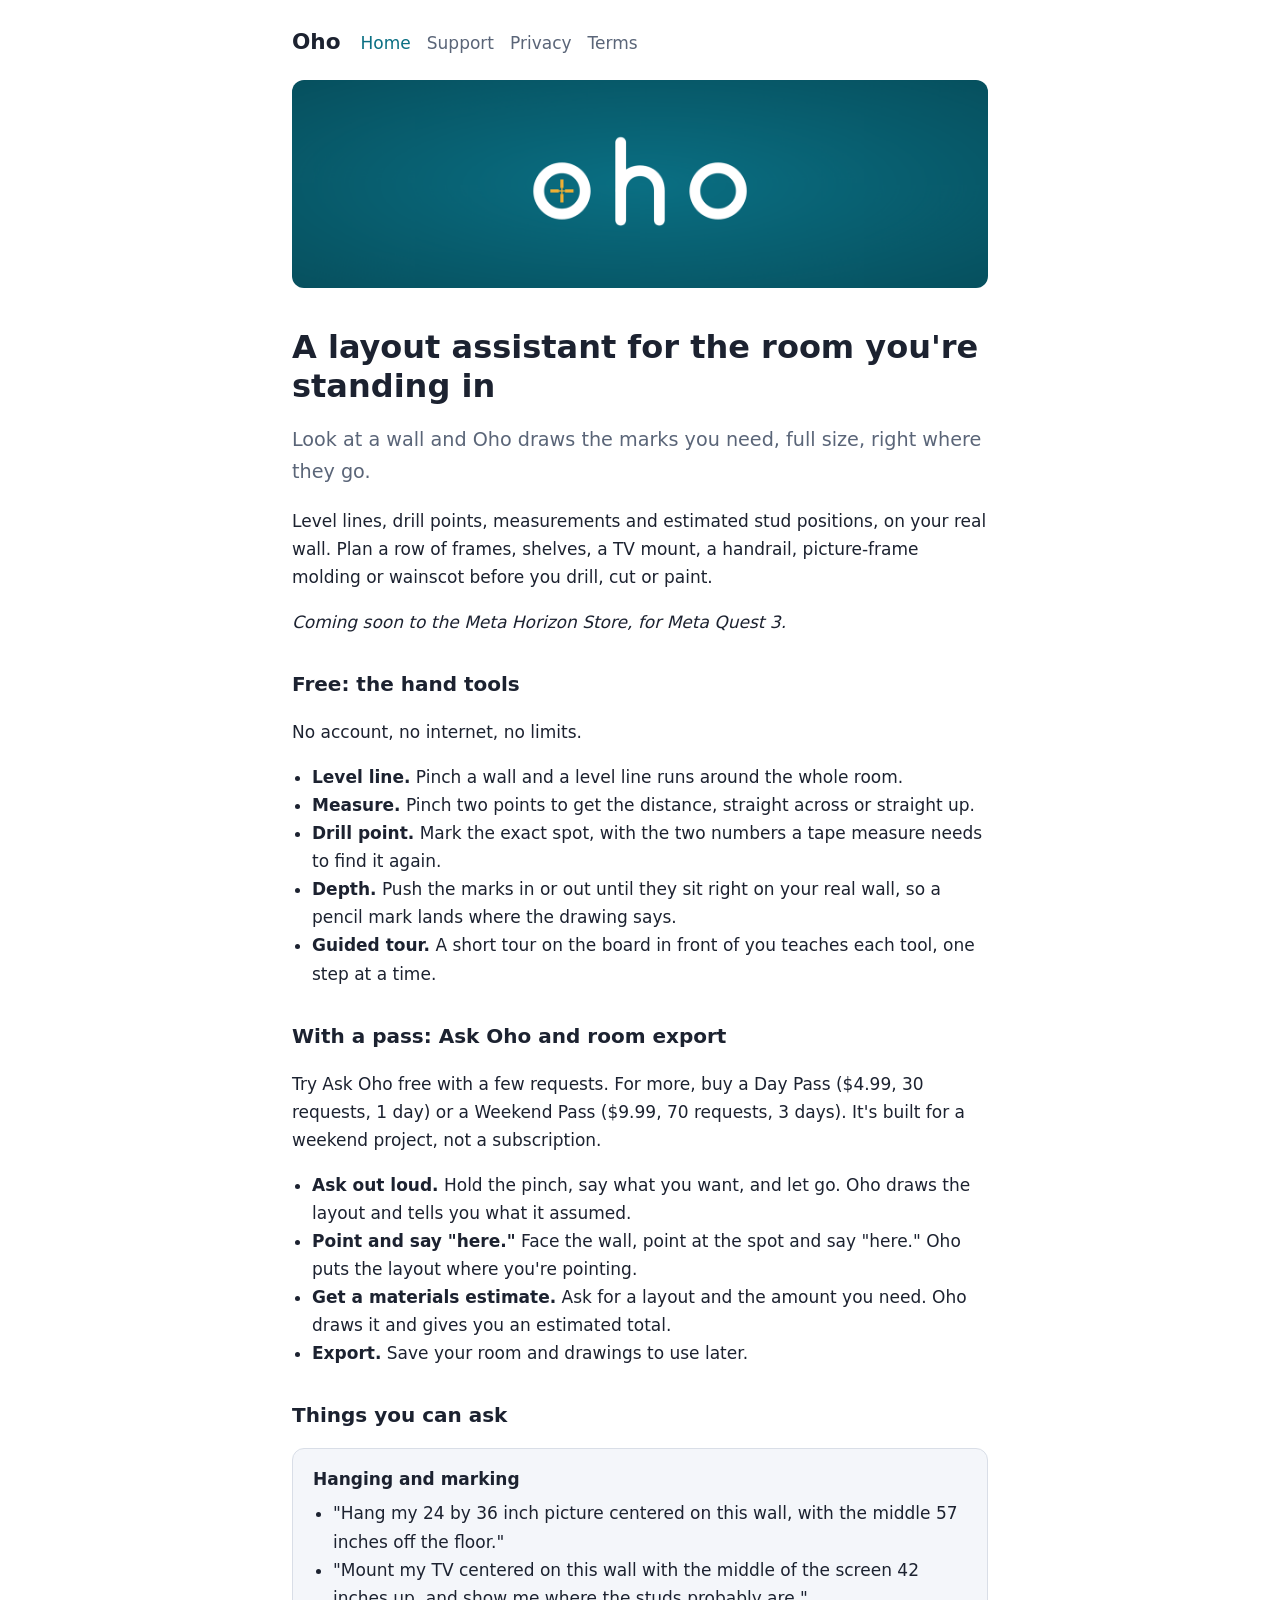
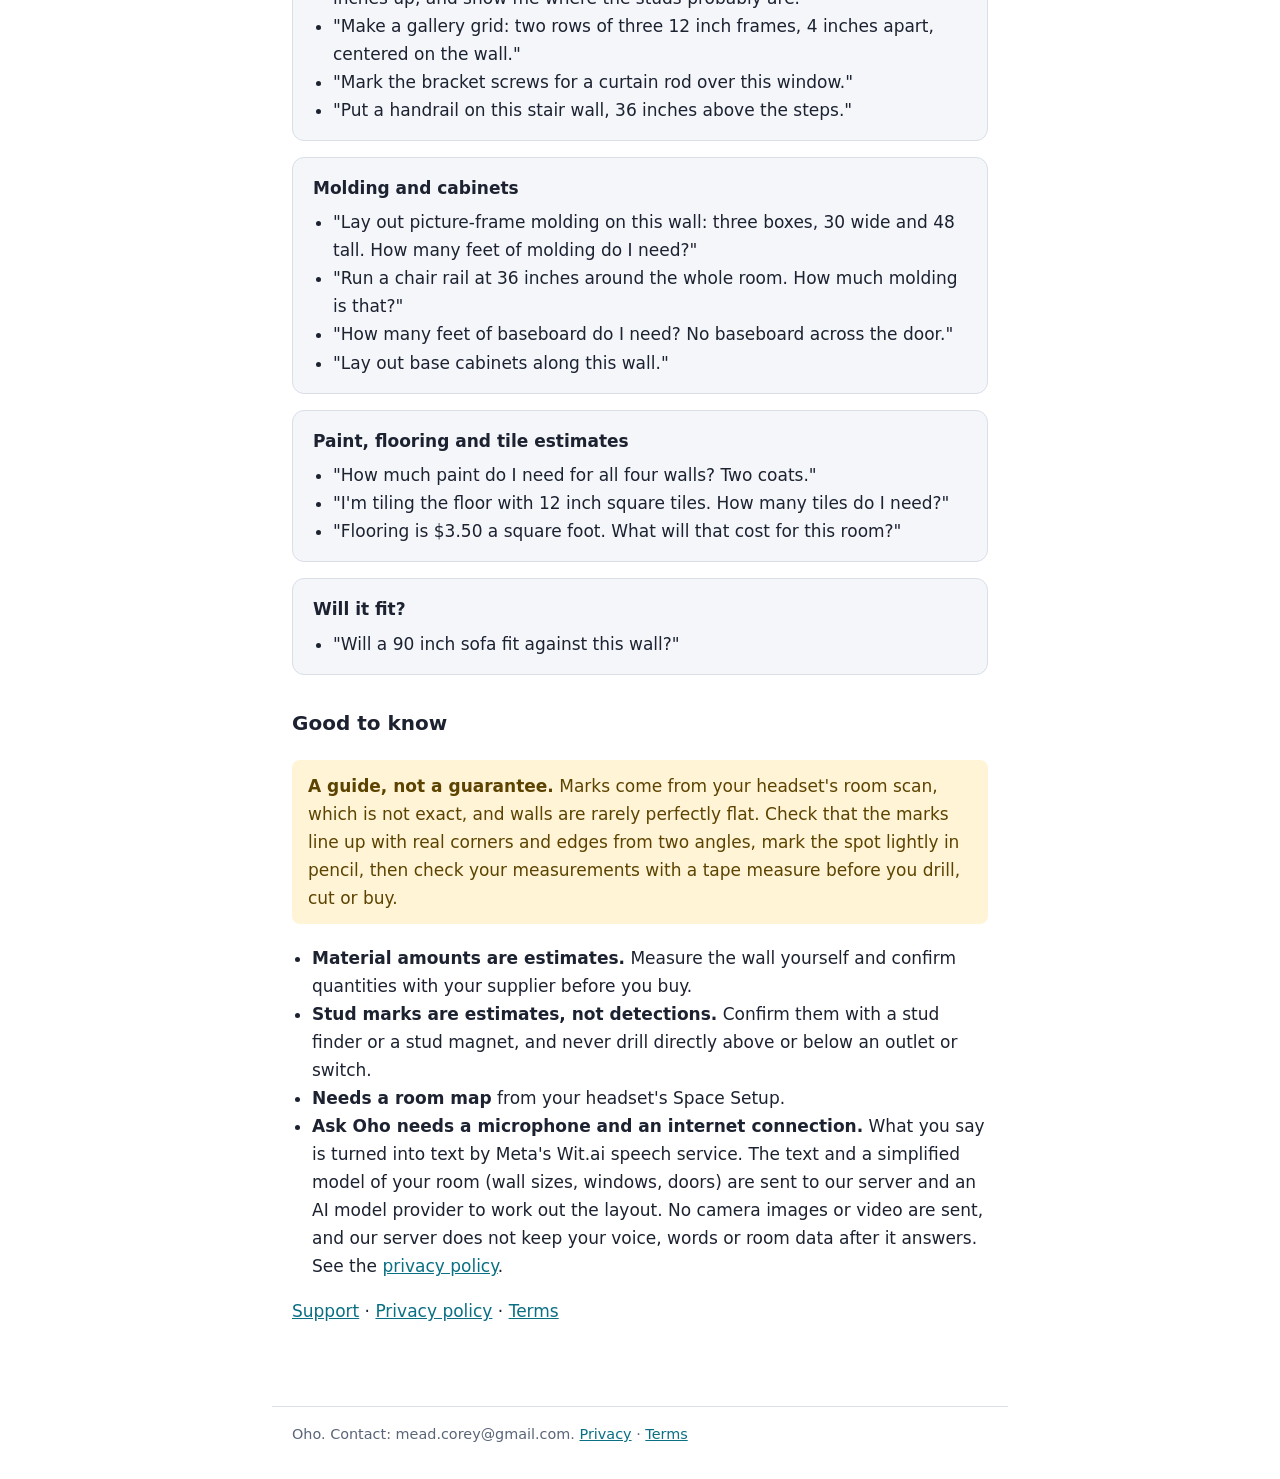
<file: index.html>
<!doctype html>
<html lang="en">
<head>
<meta charset="utf-8">
<meta name="viewport" content="width=device-width, initial-scale=1">
<title>Oho, a layout assistant for Meta Quest</title>
<meta name="description" content="Oho draws level lines, drill points, measurements and layouts full size on your real walls, in mixed reality on Meta Quest 3.">
<link rel="icon" href="img/icon.png">
<link rel="stylesheet" href="style.css">
</head>
<body>
<header><a class="brand" href="index.html">Oho</a><nav><a href="index.html" aria-current="page">Home</a><a href="support.html">Support</a><a href="privacy.html">Privacy</a><a href="terms.html">Terms</a></nav></header>
<main>
<img class="hero" src="img/hero.png" alt="Oho" width="1500" height="450">
<h1>A layout assistant for the room you're standing in</h1>
<p class="lead">Look at a wall and Oho draws the marks you need, full size, right where they go.</p>
<p>Level lines, drill points, measurements and estimated stud positions, on your real wall. Plan a row of frames, shelves, a TV mount, a handrail, picture-frame molding or wainscot before you drill, cut or paint.</p>
<p><em>Coming soon to the Meta Horizon Store, for Meta Quest 3.</em></p>

<h2>Free: the hand tools</h2>
<p>No account, no internet, no limits.</p>
<ul>
<li><strong>Level line.</strong> Pinch a wall and a level line runs around the whole room.</li>
<li><strong>Measure.</strong> Pinch two points to get the distance, straight across or straight up.</li>
<li><strong>Drill point.</strong> Mark the exact spot, with the two numbers a tape measure needs to find it again.</li>
<li><strong>Depth.</strong> Push the marks in or out until they sit right on your real wall, so a pencil mark lands where the drawing says.</li>
<li><strong>Guided tour.</strong> A short tour on the board in front of you teaches each tool, one step at a time.</li>
</ul>

<h2>With a pass: Ask Oho and room export</h2>
<p>Try Ask Oho free with a few requests. For more, buy a Day Pass ($4.99, 30 requests, 1 day) or a Weekend Pass ($9.99, 70 requests, 3 days). It's built for a weekend project, not a subscription.</p>
<ul>
<li><strong>Ask out loud.</strong> Hold the pinch, say what you want, and let go. Oho draws the layout and tells you what it assumed.</li>
<li><strong>Point and say "here."</strong> Face the wall, point at the spot and say "here." Oho puts the layout where you're pointing.</li>
<li><strong>Get a materials estimate.</strong> Ask for a layout and the amount you need. Oho draws it and gives you an estimated total.</li>
<li><strong>Export.</strong> Save your room and drawings to use later.</li>
</ul>

<h2>Things you can ask</h2>
<div class="card">
<strong>Hanging and marking</strong>
<ul>
<li>"Hang my 24 by 36 inch picture centered on this wall, with the middle 57 inches off the floor."</li>
<li>"Mount my TV centered on this wall with the middle of the screen 42 inches up, and show me where the studs probably are."</li>
<li>"Make a gallery grid: two rows of three 12 inch frames, 4 inches apart, centered on the wall."</li>
<li>"Mark the bracket screws for a curtain rod over this window."</li>
<li>"Put a handrail on this stair wall, 36 inches above the steps."</li>
</ul>
</div>
<div class="card">
<strong>Molding and cabinets</strong>
<ul>
<li>"Lay out picture-frame molding on this wall: three boxes, 30 wide and 48 tall. How many feet of molding do I need?"</li>
<li>"Run a chair rail at 36 inches around the whole room. How much molding is that?"</li>
<li>"How many feet of baseboard do I need? No baseboard across the door."</li>
<li>"Lay out base cabinets along this wall."</li>
</ul>
</div>
<div class="card">
<strong>Paint, flooring and tile estimates</strong>
<ul>
<li>"How much paint do I need for all four walls? Two coats."</li>
<li>"I'm tiling the floor with 12 inch square tiles. How many tiles do I need?"</li>
<li>"Flooring is $3.50 a square foot. What will that cost for this room?"</li>
</ul>
</div>
<div class="card">
<strong>Will it fit?</strong>
<ul><li>"Will a 90 inch sofa fit against this wall?"</li></ul>
</div>

<h2>Good to know</h2>
<div class="draft">
<strong>A guide, not a guarantee.</strong> Marks come from your headset's room scan, which is not exact, and walls are rarely perfectly flat. Check that the marks line up with real corners and edges from two angles, mark the spot lightly in pencil, then check your measurements with a tape measure before you drill, cut or buy.
</div>
<ul>
<li><strong>Material amounts are estimates.</strong> Measure the wall yourself and confirm quantities with your supplier before you buy.</li>
<li><strong>Stud marks are estimates, not detections.</strong> Confirm them with a stud finder or a stud magnet, and never drill directly above or below an outlet or switch.</li>
<li><strong>Needs a room map</strong> from your headset's Space Setup.</li>
<li><strong>Ask Oho needs a microphone and an internet connection.</strong> What you say is turned into text by Meta's Wit.ai speech service. The text and a simplified model of your room (wall sizes, windows, doors) are sent to our server and an AI model provider to work out the layout. No camera images or video are sent, and our server does not keep your voice, words or room data after it answers. See the <a href="privacy.html">privacy policy</a>.</li>
</ul>
<p><a href="support.html">Support</a> &middot; <a href="privacy.html">Privacy policy</a> &middot; <a href="terms.html">Terms</a></p>
</main>
<footer>Oho. Contact: mead.corey@gmail.com. <a href="privacy.html">Privacy</a> &middot; <a href="terms.html">Terms</a></footer>
</body>
</html>
</file>
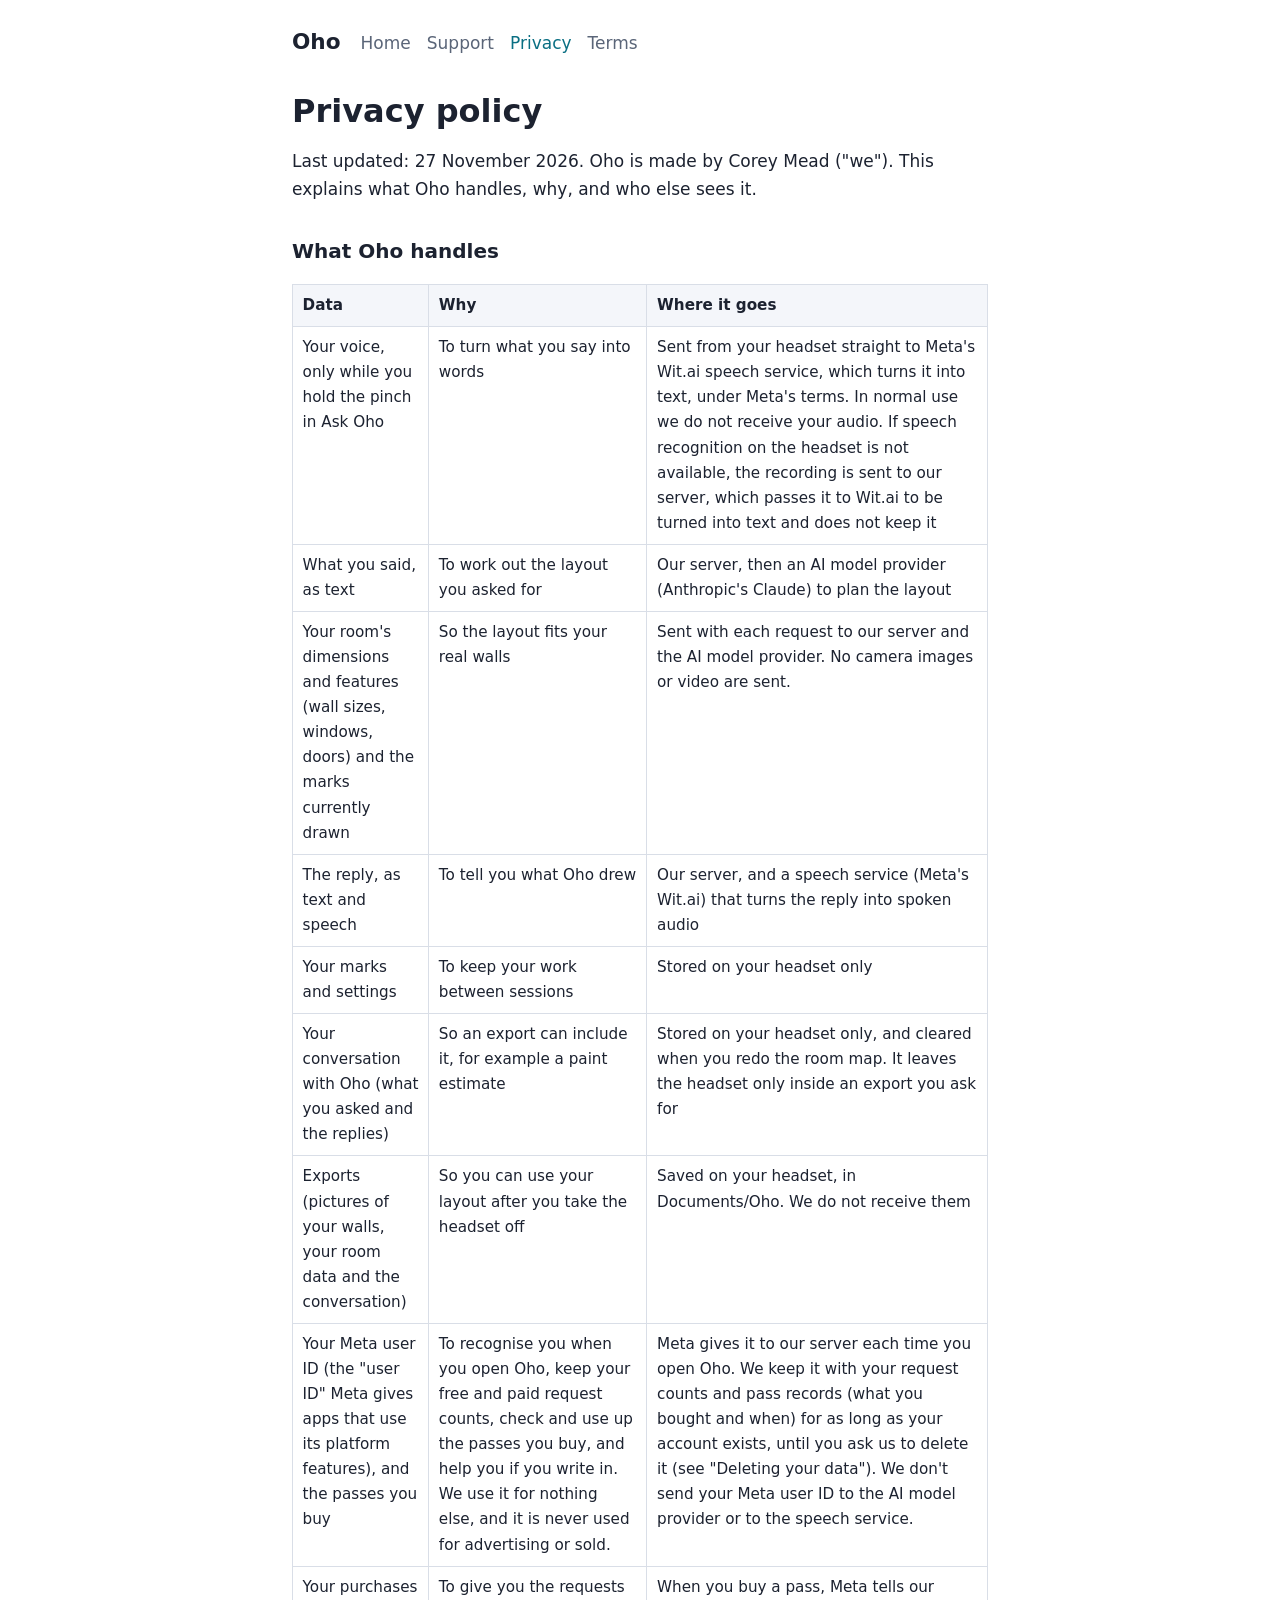
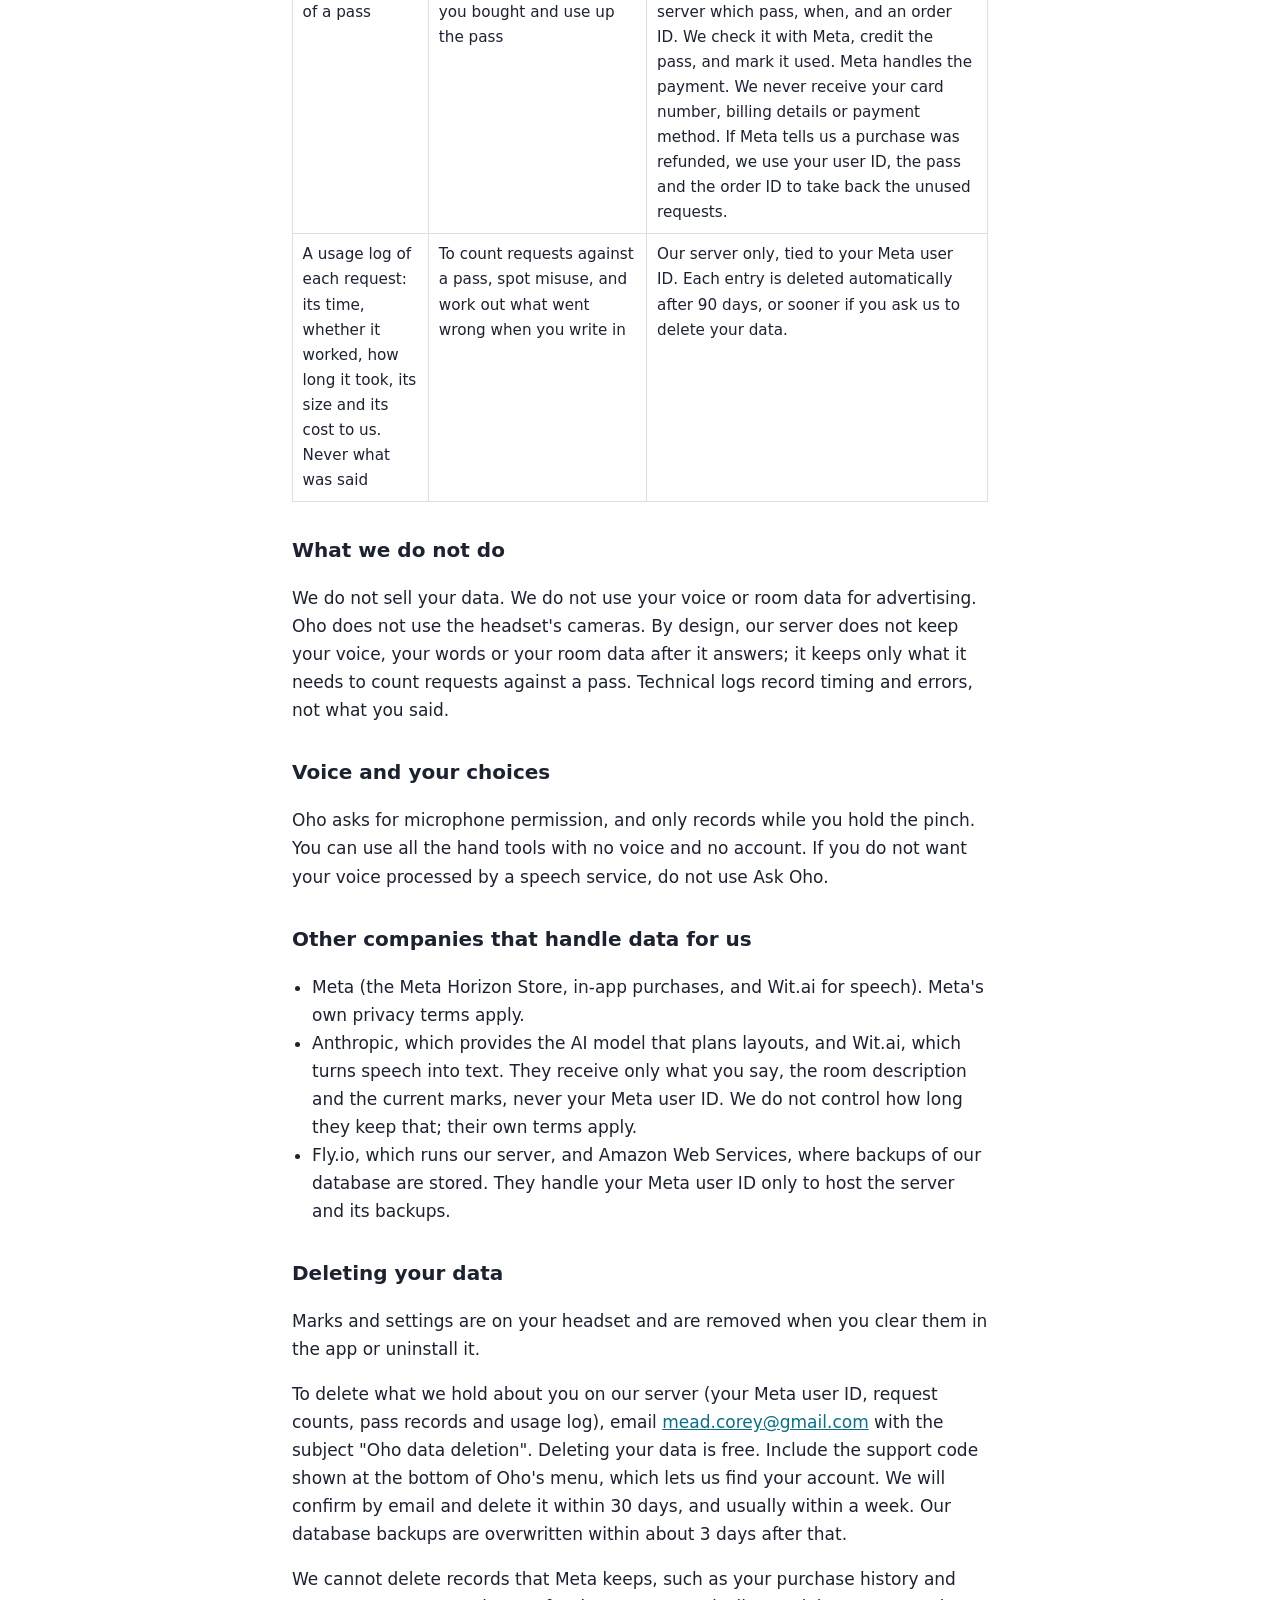
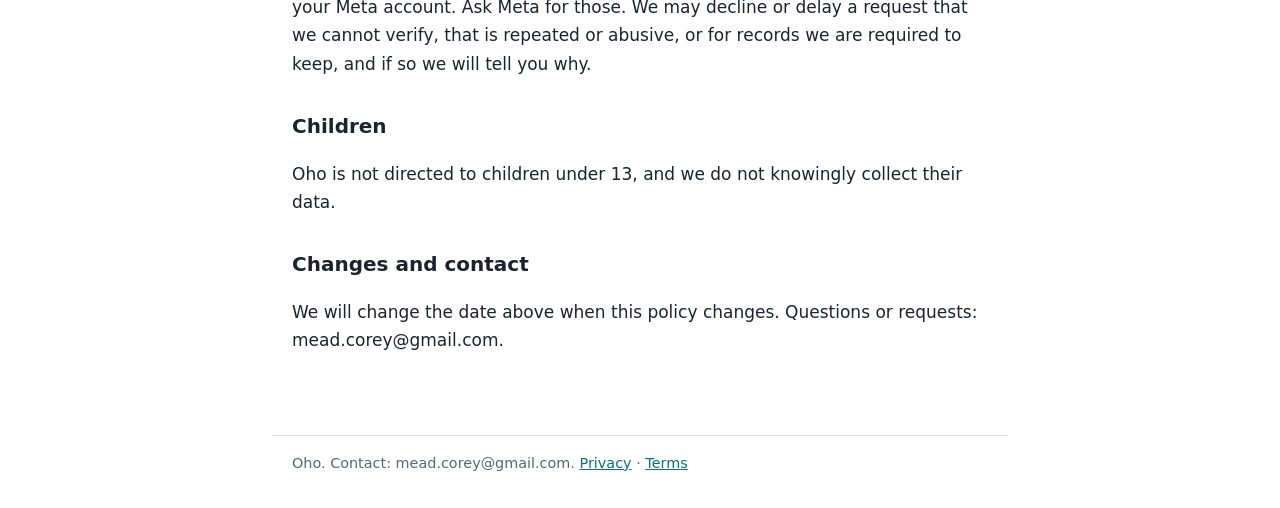
<file: privacy.html>
<!doctype html>
<html lang="en">
<head>
<meta charset="utf-8">
<meta name="viewport" content="width=device-width, initial-scale=1">
<title>Oho privacy policy</title>
<link rel="stylesheet" href="style.css">
</head>
<body>
<header><a class="brand" href="index.html">Oho</a><nav><a href="index.html">Home</a><a href="support.html">Support</a><a href="privacy.html" aria-current="page">Privacy</a><a href="terms.html">Terms</a></nav></header>
<main>
<h1>Privacy policy</h1>
<p>Last updated: 27 November 2026. Oho is made by Corey Mead ("we"). This explains what Oho handles, why, and who else sees it.</p>

<h2>What Oho handles</h2>
<table>
<tr><th>Data</th><th>Why</th><th>Where it goes</th></tr>
<tr><td>Your voice, only while you hold the pinch in Ask Oho</td><td>To turn what you say into words</td><td>Sent from your headset straight to Meta's Wit.ai speech service, which turns it into text, under Meta's terms. In normal use we do not receive your audio. If speech recognition on the headset is not available, the recording is sent to our server, which passes it to Wit.ai to be turned into text and does not keep it</td></tr>
<tr><td>What you said, as text</td><td>To work out the layout you asked for</td><td>Our server, then an AI model provider (Anthropic's Claude) to plan the layout</td></tr>
<tr><td>Your room's dimensions and features (wall sizes, windows, doors) and the marks currently drawn</td><td>So the layout fits your real walls</td><td>Sent with each request to our server and the AI model provider. No camera images or video are sent.</td></tr>
<tr><td>The reply, as text and speech</td><td>To tell you what Oho drew</td><td>Our server, and a speech service (Meta's Wit.ai) that turns the reply into spoken audio</td></tr>
<tr><td>Your marks and settings</td><td>To keep your work between sessions</td><td>Stored on your headset only</td></tr>
<tr><td>Your conversation with Oho (what you asked and the replies)</td><td>So an export can include it, for example a paint estimate</td><td>Stored on your headset only, and cleared when you redo the room map. It leaves the headset only inside an export you ask for</td></tr>
<tr><td>Exports (pictures of your walls, your room data and the conversation)</td><td>So you can use your layout after you take the headset off</td><td>Saved on your headset, in Documents/Oho. We do not receive them</td></tr>
<tr><td>Your Meta user ID (the "user ID" Meta gives apps that use its platform features), and the passes you buy</td><td>To recognise you when you open Oho, keep your free and paid request counts, check and use up the passes you buy, and help you if you write in. We use it for nothing else, and it is never used for advertising or sold.</td><td>Meta gives it to our server each time you open Oho. We keep it with your request counts and pass records (what you bought and when) for as long as your account exists, until you ask us to delete it (see "Deleting your data"). We don't send your Meta user ID to the AI model provider or to the speech service.</td></tr>
<tr><td>Your purchases of a pass</td><td>To give you the requests you bought and use up the pass</td><td>When you buy a pass, Meta tells our server which pass, when, and an order ID. We check it with Meta, credit the pass, and mark it used. Meta handles the payment. We never receive your card number, billing details or payment method. If Meta tells us a purchase was refunded, we use your user ID, the pass and the order ID to take back the unused requests.</td></tr>
<tr><td>A usage log of each request: its time, whether it worked, how long it took, its size and its cost to us. Never what was said</td><td>To count requests against a pass, spot misuse, and work out what went wrong when you write in</td><td>Our server only, tied to your Meta user ID. Each entry is deleted automatically after 90 days, or sooner if you ask us to delete your data.</td></tr>
</table>

<h2>What we do not do</h2>
<p>We do not sell your data. We do not use your voice or room data for advertising. Oho does not use the headset's cameras. By design, our server does not keep your voice, your words or your room data after it answers; it keeps only what it needs to count requests against a pass. Technical logs record timing and errors, not what you said.</p>

<h2>Voice and your choices</h2>
<p>Oho asks for microphone permission, and only records while you hold the pinch. You can use all the hand tools with no voice and no account. If you do not want your voice processed by a speech service, do not use Ask Oho.</p>

<h2>Other companies that handle data for us</h2>
<ul>
<li>Meta (the Meta Horizon Store, in-app purchases, and Wit.ai for speech). Meta's own privacy terms apply.</li>
<li>Anthropic, which provides the AI model that plans layouts, and Wit.ai, which turns speech into text. They receive only what you say, the room description and the current marks, never your Meta user ID. We do not control how long they keep that; their own terms apply.</li>
<li>Fly.io, which runs our server, and Amazon Web Services, where backups of our database are stored. They handle your Meta user ID only to host the server and its backups.</li>
</ul>

<h2>Deleting your data</h2>
<p>Marks and settings are on your headset and are removed when you clear them in the app or uninstall it.</p>
<p>To delete what we hold about you on our server (your Meta user ID, request counts, pass records and usage log), email <a href="mailto:mead.corey@gmail.com?subject=Oho%20data%20deletion">mead.corey@gmail.com</a> with the subject "Oho data deletion". Deleting your data is free. Include the support code shown at the bottom of Oho's menu, which lets us find your account. We will confirm by email and delete it within 30 days, and usually within a week. Our database backups are overwritten within about 3 days after that.</p>
<p>We cannot delete records that Meta keeps, such as your purchase history and your Meta account. Ask Meta for those. We may decline or delay a request that we cannot verify, that is repeated or abusive, or for records we are required to keep, and if so we will tell you why.</p>

<h2>Children</h2>
<p>Oho is not directed to children under 13, and we do not knowingly collect their data.</p>

<h2>Changes and contact</h2>
<p>We will change the date above when this policy changes. Questions or requests: mead.corey@gmail.com.</p>
</main>
<footer>Oho. Contact: mead.corey@gmail.com. <a href="privacy.html">Privacy</a> &middot; <a href="terms.html">Terms</a></footer>
</body>
</html>
</file>
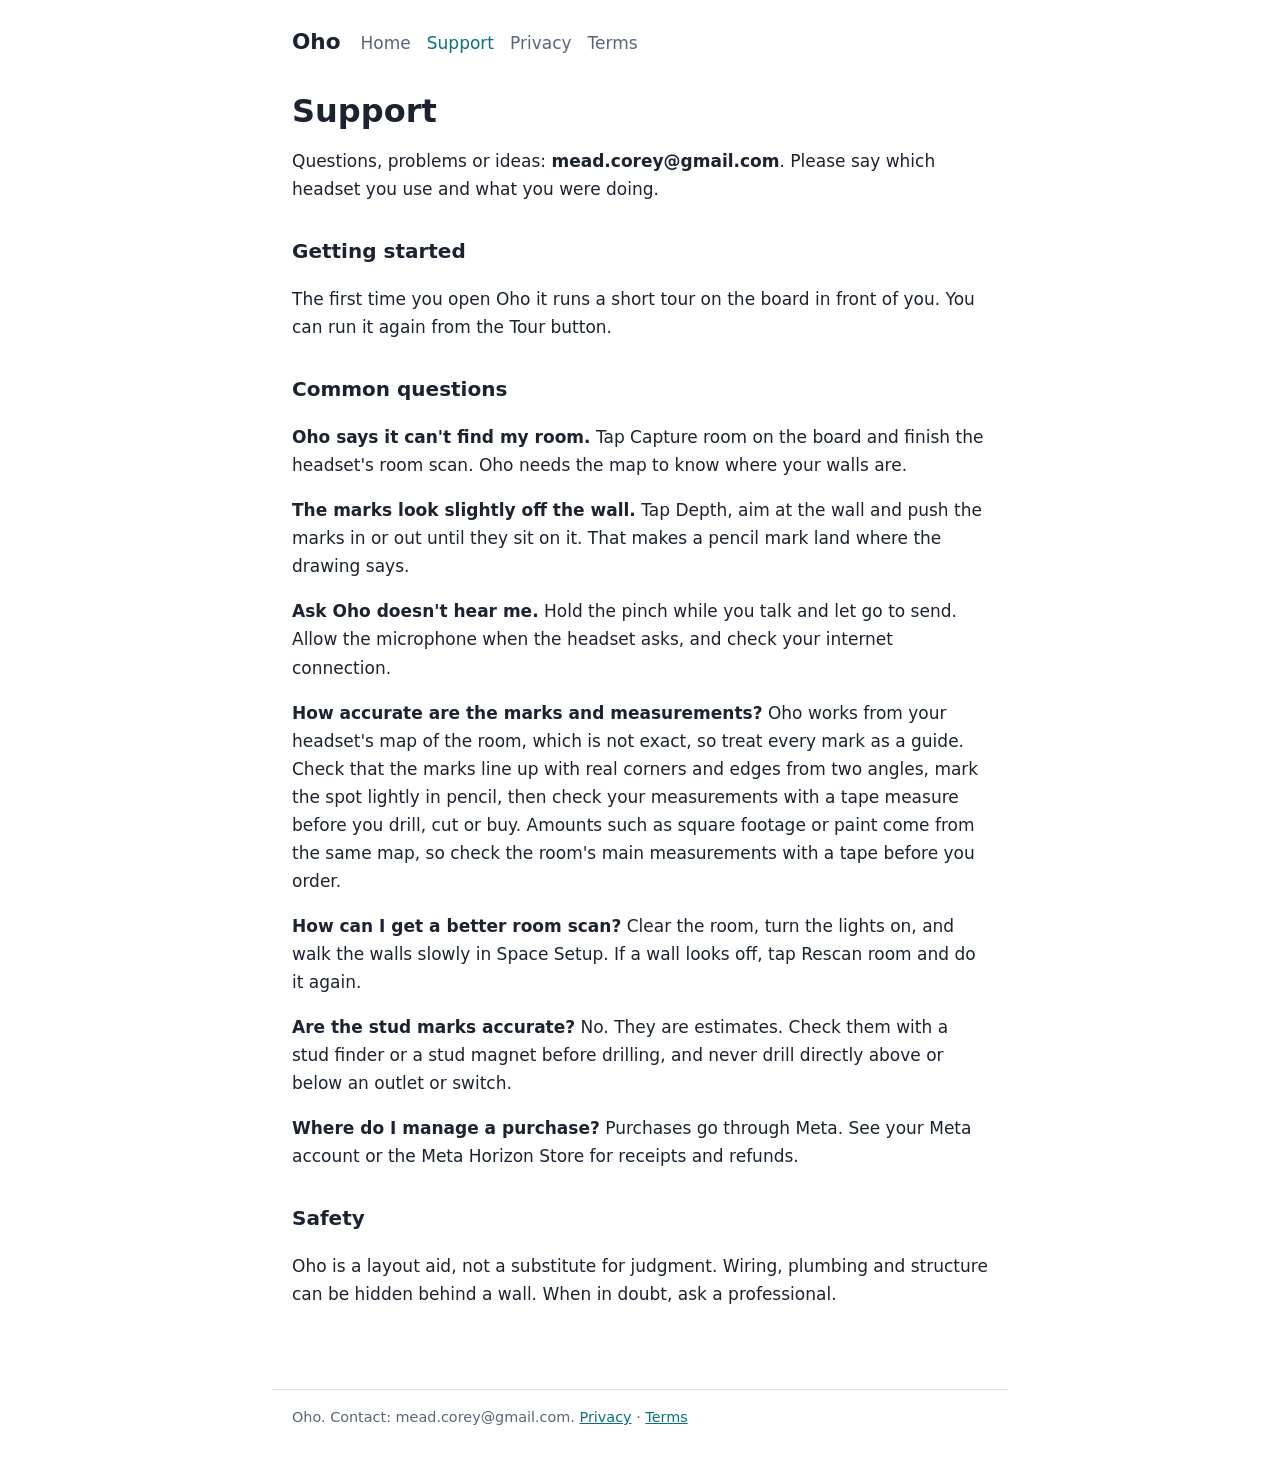
<file: support.html>
<!doctype html>
<html lang="en">
<head>
<meta charset="utf-8">
<meta name="viewport" content="width=device-width, initial-scale=1">
<title>Oho support</title>
<link rel="stylesheet" href="style.css">
</head>
<body>
<header><a class="brand" href="index.html">Oho</a><nav><a href="index.html">Home</a><a href="support.html" aria-current="page">Support</a><a href="privacy.html">Privacy</a><a href="terms.html">Terms</a></nav></header>
<main>
<h1>Support</h1>
<p>Questions, problems or ideas: <strong>mead.corey@gmail.com</strong>. Please say which headset you use and what you were doing.</p>
<h2>Getting started</h2>
<p>The first time you open Oho it runs a short tour on the board in front of you. You can run it again from the Tour button.</p>
<h2>Common questions</h2>
<p><strong>Oho says it can't find my room.</strong> Tap Capture room on the board and finish the headset's room scan. Oho needs the map to know where your walls are.</p>
<p><strong>The marks look slightly off the wall.</strong> Tap Depth, aim at the wall and push the marks in or out until they sit on it. That makes a pencil mark land where the drawing says.</p>
<p><strong>Ask Oho doesn't hear me.</strong> Hold the pinch while you talk and let go to send. Allow the microphone when the headset asks, and check your internet connection.</p>
<p><strong>How accurate are the marks and measurements?</strong> Oho works from your headset's map of the room, which is not exact, so treat every mark as a guide. Check that the marks line up with real corners and edges from two angles, mark the spot lightly in pencil, then check your measurements with a tape measure before you drill, cut or buy. Amounts such as square footage or paint come from the same map, so check the room's main measurements with a tape before you order.</p>
<p><strong>How can I get a better room scan?</strong> Clear the room, turn the lights on, and walk the walls slowly in Space Setup. If a wall looks off, tap Rescan room and do it again.</p>
<p><strong>Are the stud marks accurate?</strong> No. They are estimates. Check them with a stud finder or a stud magnet before drilling, and never drill directly above or below an outlet or switch.</p>
<p><strong>Where do I manage a purchase?</strong> Purchases go through Meta. See your Meta account or the Meta Horizon Store for receipts and refunds.</p>
<h2>Safety</h2>
<p>Oho is a layout aid, not a substitute for judgment. Wiring, plumbing and structure can be hidden behind a wall. When in doubt, ask a professional.</p>
</main>
<footer>Oho. Contact: mead.corey@gmail.com. <a href="privacy.html">Privacy</a> &middot; <a href="terms.html">Terms</a></footer>
</body>
</html>
</file>
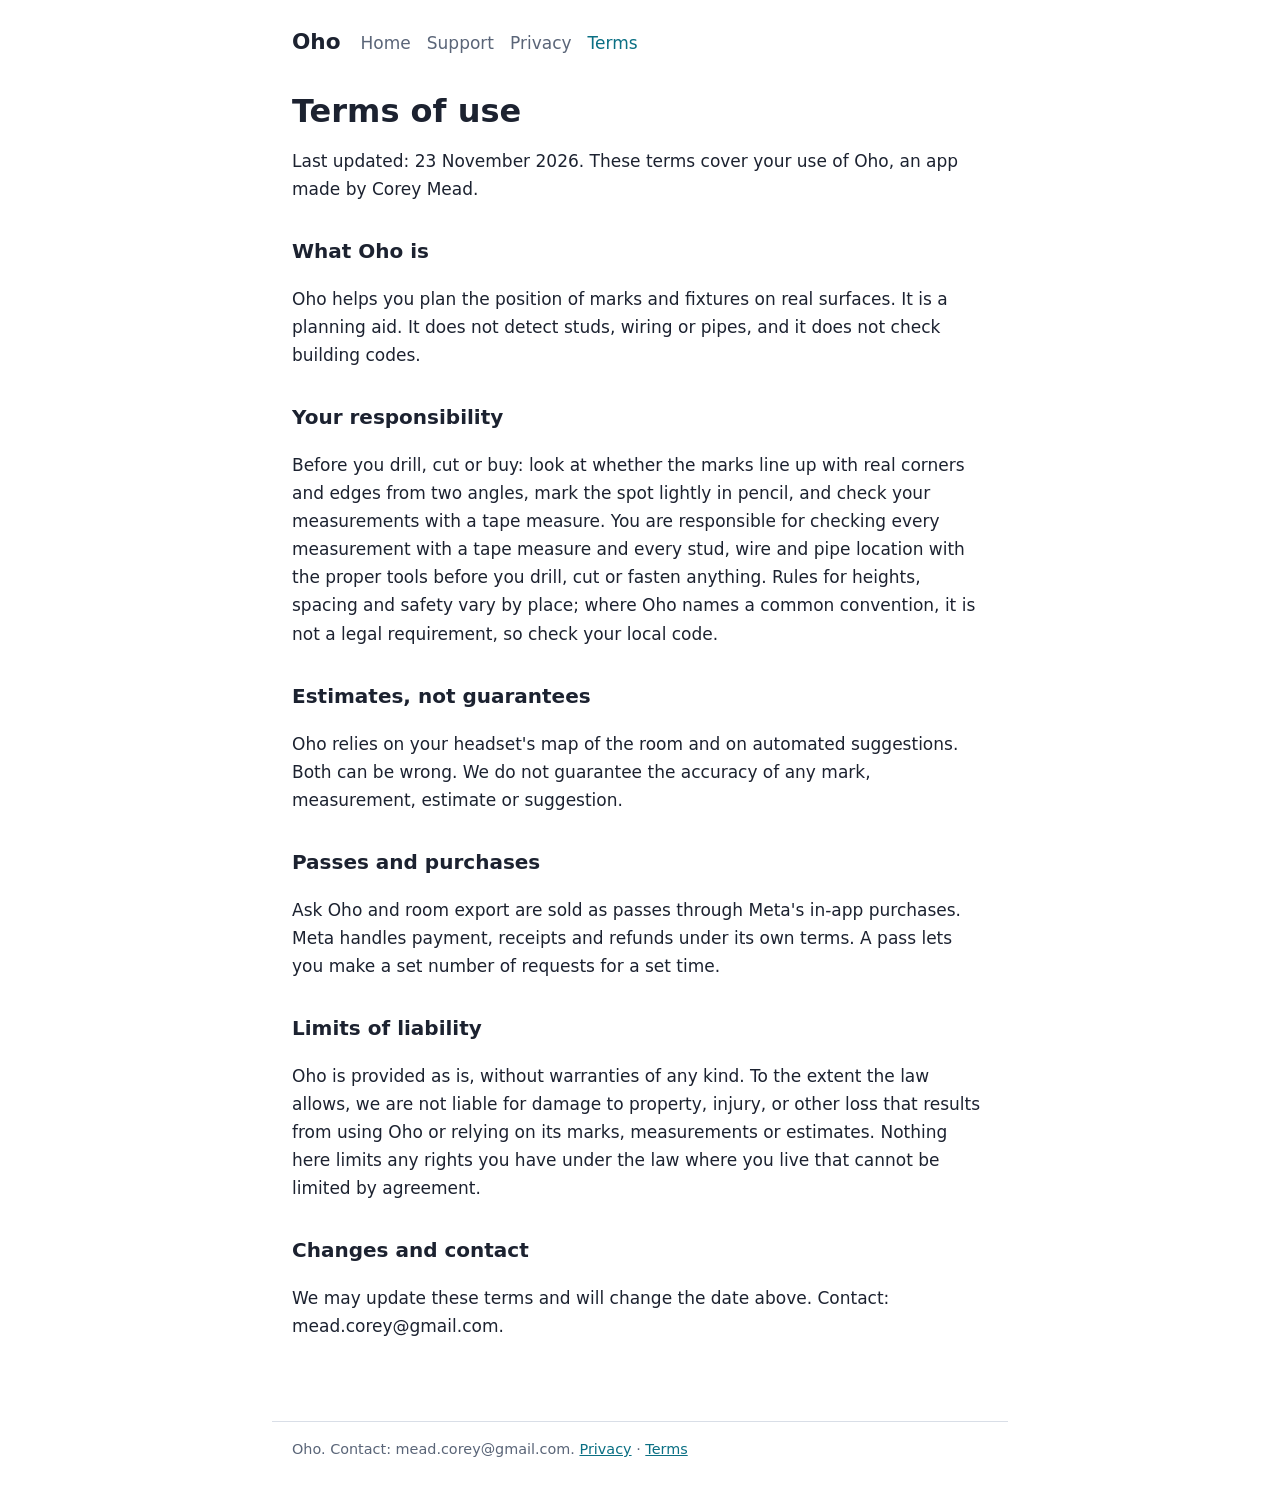
<file: terms.html>
<!doctype html>
<html lang="en">
<head>
<meta charset="utf-8">
<meta name="viewport" content="width=device-width, initial-scale=1">
<title>Oho terms of use</title>
<link rel="stylesheet" href="style.css">
</head>
<body>
<header><a class="brand" href="index.html">Oho</a><nav><a href="index.html">Home</a><a href="support.html">Support</a><a href="privacy.html">Privacy</a><a href="terms.html" aria-current="page">Terms</a></nav></header>
<main>
<h1>Terms of use</h1>
<p>Last updated: 23 November 2026. These terms cover your use of Oho, an app made by Corey Mead.</p>
<h2>What Oho is</h2>
<p>Oho helps you plan the position of marks and fixtures on real surfaces. It is a planning aid. It does not detect studs, wiring or pipes, and it does not check building codes.</p>
<h2>Your responsibility</h2>
<p>Before you drill, cut or buy: look at whether the marks line up with real corners and edges from two angles, mark the spot lightly in pencil, and check your measurements with a tape measure. You are responsible for checking every measurement with a tape measure and every stud, wire and pipe location with the proper tools before you drill, cut or fasten anything. Rules for heights, spacing and safety vary by place; where Oho names a common convention, it is not a legal requirement, so check your local code.</p>
<h2>Estimates, not guarantees</h2>
<p>Oho relies on your headset's map of the room and on automated suggestions. Both can be wrong. We do not guarantee the accuracy of any mark, measurement, estimate or suggestion.</p>
<h2>Passes and purchases</h2>
<p>Ask Oho and room export are sold as passes through Meta's in-app purchases. Meta handles payment, receipts and refunds under its own terms. A pass lets you make a set number of requests for a set time.</p>
<h2>Limits of liability</h2>
<p>Oho is provided as is, without warranties of any kind. To the extent the law allows, we are not liable for damage to property, injury, or other loss that results from using Oho or relying on its marks, measurements or estimates. Nothing here limits any rights you have under the law where you live that cannot be limited by agreement.</p>
<h2>Changes and contact</h2>
<p>We may update these terms and will change the date above. Contact: mead.corey@gmail.com.</p>
</main>
<footer>Oho. Contact: mead.corey@gmail.com. <a href="privacy.html">Privacy</a> &middot; <a href="terms.html">Terms</a></footer>
</body>
</html>
</file>
<file: style.css>
/* Oho site. Plain CSS, light and dark. */
:root { --bg:#ffffff; --text:#1c2230; --muted:#5a6578; --accent:#0a6f83; --rule:#d9dee7; --card:#f4f6fa; --warn:#fff4d6; --warn-text:#5c4300; }
@media (prefers-color-scheme: dark) { :root { --bg:#10141c; --text:#e8ecf3; --muted:#a3adbf; --accent:#4fc3d9; --rule:#2a3140; --card:#181e29; --warn:#3a2f10; --warn-text:#f3d98a; } }
* { box-sizing: border-box; }
body { margin:0; background:var(--bg); color:var(--text); font:17px/1.65 system-ui,-apple-system,"Segoe UI",Roboto,sans-serif; }
header, main, footer { max-width: 46rem; margin: 0 auto; padding: 0 1.25rem; }
header { padding-top: 1.5rem; display:flex; gap:1.25rem; align-items:baseline; flex-wrap:wrap; }
header a.brand { font-weight:700; font-size:1.35rem; color:var(--text); text-decoration:none; }
nav a { color:var(--muted); text-decoration:none; margin-right:1rem; }
nav a:hover, nav a[aria-current] { color:var(--accent); }
main { padding-bottom: 2rem; }
h1 { font-size:2rem; line-height:1.2; margin:2rem 0 .5rem; }
h2 { font-size:1.25rem; margin:2rem 0 .25rem; }
a { color:var(--accent); }
table { border-collapse:collapse; width:100%; margin:1rem 0; font-size:.95rem; }
th, td { border:1px solid var(--rule); padding:.5rem .6rem; text-align:left; vertical-align:top; }
th { background:var(--card); }
.lead { font-size:1.2rem; color:var(--muted); }
.draft { background:var(--warn); color:var(--warn-text); padding:.75rem 1rem; border-radius:8px; margin:1.25rem 0; }
.card { background:var(--card); border:1px solid var(--rule); border-radius:12px; padding:1rem 1.25rem; margin:1rem 0; }
footer { border-top:1px solid var(--rule); margin-top:2rem; padding-top:1rem; padding-bottom:2rem; color:var(--muted); font-size:.9rem; }

.hero { width:100%; height:auto; border-radius:12px; margin-top:1.25rem; }
ul { padding-left:1.25rem; }
.card ul { margin:.4rem 0 0; }
main, header, footer { overflow-wrap:anywhere; }
</file>
